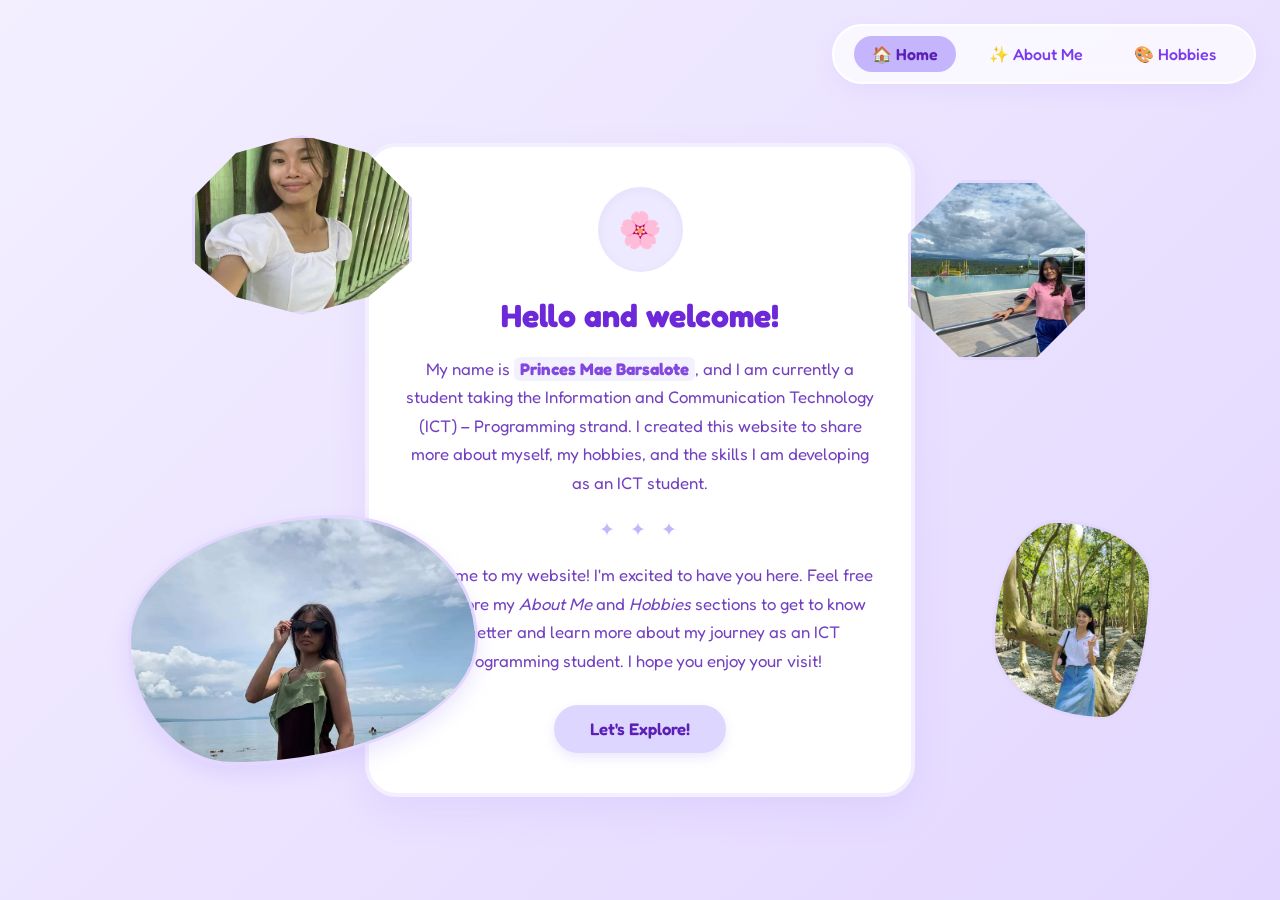
<file: index.html>
<!DOCTYPE html>
<html lang="en">
<head>
    <meta charset="UTF-8">
    <meta name="viewport" content="width=device-width, initial-scale=1.0">
    <title>PRINCESS WEBSITE</title>
    <link rel="stylesheet" href="style.css">
    <link href="https://fonts.googleapis.com/css2?family=Fredoka:wght@300..700&display=swap" rel="stylesheet">
</head>
<body>

    <nav class="navbar">
        <a href="index.html" class="nav-link active">🏠 Home</a>
        <a href="about me.html" class="nav-link">✨ About Me</a>
        <a href="hobbies.html" class="nav-link">🎨 Hobbies</a>
    </nav>
<div class="card">
        <div class="card-image">🌸</div>
        
        <h1 class="card-title">Hello and welcome!</h1>
        
        <p class="card-text">
            My name is <strong>Princes Mae Barsalote</strong>, and I am currently a student taking the Information and Communication Technology (ICT) – Programming strand. I created this website to share more about myself, my hobbies, and the skills I am developing as an ICT student.
        </p>
        
        <div class="divider">✦ ✦ ✦</div>
        
        <p class="card-text">
            Welcome to my website! I'm excited to have you here. Feel free to explore my <em>About Me</em> and <em>Hobbies</em> sections to get to know me better and learn more about my journey as an ICT Programming student. I hope you enjoy your visit!
        </p>
        
        <button class="card-btn">Let's Explore!</button>

        <div class="image-gallery">
        
        <div class="image-wrapper main-shape">
            <img src="Pics/N.jfif" alt="Website Screenshot">	
        </div>

        <!-- 3 other random cute shapes - Replace the src with your own picture filenames -->
        <div class="image-wrapper shape-1">
            <img src="Pics/R.jpg" alt="My Photo 2">
        </div>
        <div class="image-wrapper shape-2">
            <img src="Pics/S.jpg" alt="My Photo 3">
           
        </div>
        <div class="image-wrapper shape-3">
            <img src="Pics/u.jpg" alt="My Photo 4">
        </div>
    </div>

  




</body>
</html>
























</html>
</file>
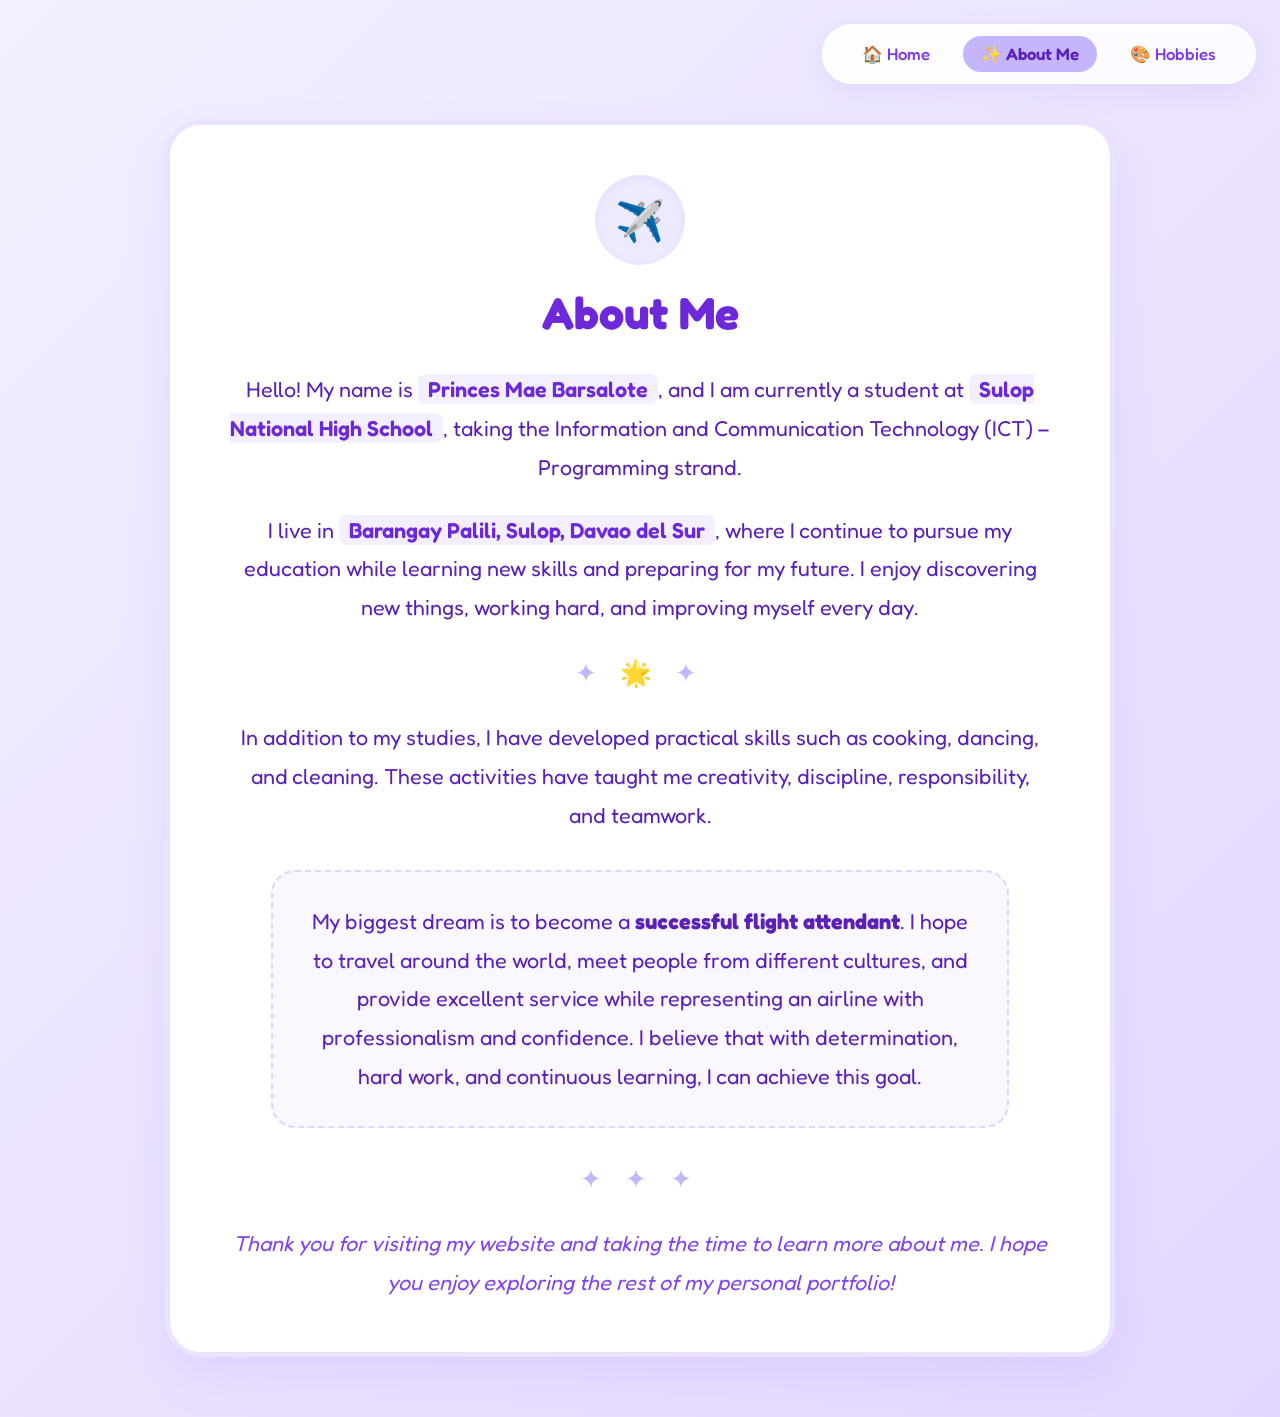
<file: about me.html>
<!DOCTYPE html>
<html lang="en">
<head>
    <meta charset="UTF-8">
    <meta name="viewport" content="width=device-width, initial-scale=1.0">
    <title>About Me - Princes</title>
    <link rel="stylesheet" href="style.css">
    <link rel="stylesheet" type="text/css" href="design.css">
    <link href="https://fonts.googleapis.com/css2?family=Fredoka:wght@400;600;700&display=swap" rel="stylesheet">
</head>
<body>

    <!-- Cute Top-Right Navigation Bar -->
    <nav class="navbar">
        <a href="index.html" class="nav-link">🏠 Home</a>
        <a href="about me.html" class="nav-link active">✨ About Me</a>
        <a href="hobbies.html" class="nav-link">🎨 Hobbies</a>
    </nav>

    <!-- The Big, Wide White Box Container -->
    <div class="main-white-box">
        
        <div class="box-icon">✈️</div>
        
        <h1 class="box-main-title">About Me</h1>
        
        <p class="large-text">
            Hello! My name is <span class="highlight">Princes Mae Barsalote</span>, and I am currently a student at <span class="highlight">Sulop National High School</span>, taking the Information and Communication Technology (ICT) – Programming strand.
        </p>
        
        <p class="large-text">
            I live in <span class="highlight">Barangay Palili, Sulop, Davao del Sur</span>, where I continue to pursue my education while learning new skills and preparing for my future. I enjoy discovering new things, working hard, and improving myself every day.
        </p>
        
        <div class="cute-divider">✦ 🌟 ✦</div>
        
        <p class="large-text">
            In addition to my studies, I have developed practical skills such as cooking, dancing, and cleaning. These activities have taught me creativity, discipline, responsibility, and teamwork.
        </p>
        
        <div class="dream-bubble">
            <p class="large-text">
                My biggest dream is to become a <strong>successful flight attendant</strong>. I hope to travel around the world, meet people from different cultures, and provide excellent service while representing an airline with professionalism and confidence. I believe that with determination, hard work, and continuous learning, I can achieve this goal.
            </p>
        </div>
        
        <div class="cute-divider">✦ ✦ ✦</div>
        
        <p class="large-text closing-message">
            Thank you for visiting my website and taking the time to learn more about me. I hope you enjoy exploring the rest of my personal portfolio!
        </p>
        
    </div>

</body>
</html>
</file>
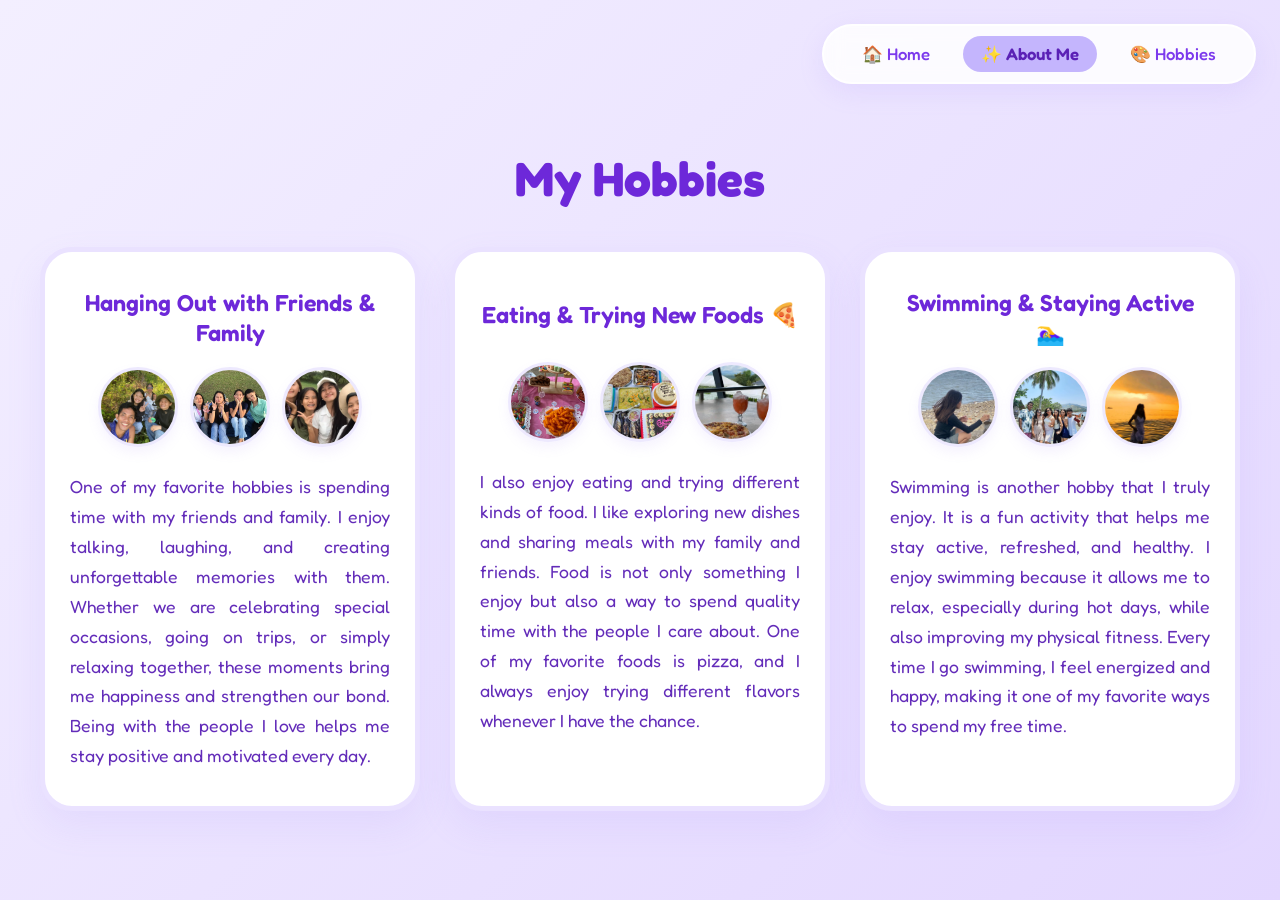
<file: hobbies.html>
<!DOCTYPE html>
<html lang="en">
<head>
    <meta charset="UTF-8">
    <meta name="viewport" content="width=device-width, initial-scale=1.0">
    <title>Hobbies - Princes</title>
    <link rel="stylesheet" href="style.css">
    <link rel="stylesheet" type="text/css" href="styling.css">
    <link href="https://fonts.googleapis.com/css2?family=Fredoka:wght@400;600;700&display=swap" rel="stylesheet">
</head>
<body>

    <!-- Cute Top-Right Navigation Bar -->
    <nav class="navbar">
        <a href="index.html" class="nav-link">🏠 Home</a>
        <a href="about me.html" class="nav-link active">✨ About Me</a>
        <a href="hobbies.html" class="nav-link">🎨 Hobbies</a>
    </nav>
<div class="hobbies-container">
        
        <h1 class="hobbies-main-title">My Hobbies</h1>
        
        <div class="hobbies-grid">
            
            <!-- --- HOBBY 1: HANGING OUT --- -->
            <div class="hobby-box">
                <h2 class="hobby-title">Hanging Out with Friends & Family</h2>
                
                <!-- Row of 3 Cute Circle Pictures -->
                <div class="image-circle-row">
                    <div class="circle-pic"><img src="Pics/friend.jpg" alt="Family/Friends 1"></div>
                    <div class="circle-pic"><img src="Pics/2.jfif" alt="Family/Friends 2"></div>
                    <div class="circle-pic"><img src="Pics/Friends.jfif" alt="Family/Friends 3"></div>
                    
                </div>

                <p class="hobby-text">
                    One of my favorite hobbies is spending time with my friends and family. I enjoy talking, laughing, and creating unforgettable memories with them. Whether we are celebrating special occasions, going on trips, or simply relaxing together, these moments bring me happiness and strengthen our bond. Being with the people I love helps me stay positive and motivated every day.
                </p>
            </div>

            <!-- --- HOBBY 2: EATING --- -->
            <div class="hobby-box">
                <h2 class="hobby-title">Eating & Trying New Foods 🍕</h2>
                
                <!-- Row of 3 Cute Circle Pictures -->
                <div class="image-circle-row">
                    <div class="circle-pic"><img src="pic/1.jfif" alt="Food 1"></div>
                    <div class="circle-pic"><img src="pic/2.jpg" alt="Food 2"></div>
                    <div class="circle-pic"><img src="pic/3.jfif" alt="Food 3"></div>
                </div>

                <p class="hobby-text">
                    I also enjoy eating and trying different kinds of food. I like exploring new dishes and sharing meals with my family and friends. Food is not only something I enjoy but also a way to spend quality time with the people I care about. One of my favorite foods is pizza, and I always enjoy trying different flavors whenever I have the chance.
                </p>
            </div>

            <!-- --- HOBBY 3: SWIMMING --- -->
            <div class="hobby-box">
                <h2 class="hobby-title">Swimming & Staying Active 🏊‍♀️</h2>
                
                <!-- Row of 3 Cute Circle Pictures -->
                <div class="image-circle-row">
                    <div class="circle-pic"><img src="pic/swimming 3.jpg" alt="Swimming 1"></div>
                    <div class="circle-pic"><img src="pic/swimming 2.jpg" alt="Swimming 2"></div>
                    <div class="circle-pic"><img src="pic/swimming 1.jfif" alt="Swimming 3"></div>
                </div>

                <p class="hobby-text">
                    Swimming is another hobby that I truly enjoy. It is a fun activity that helps me stay active, refreshed, and healthy. I enjoy swimming because it allows me to relax, especially during hot days, while also improving my physical fitness. Every time I go swimming, I feel energized and happy, making it one of my favorite ways to spend my free time.
                </p>
            </div>

        </div>
        
    </div>





</body>
</html>
</file>
<file: style.css>
/* Reset and Base Styles */
* {
    box-sizing: border-box;
    margin: 0;
    padding: 0;
}

body {
    /* Soft lavender gradient background */
    background: linear-gradient(135deg, #f3efff 0%, #e3d7ff 100%);
    font-family: 'Fredoka', sans-serif;
    display: flex;
    justify-content: center;
    align-items: center;
    min-height: 100vh;
}

/* The Cute Card Container */
.card {
    background: #ffffff;
    padding: 30px;
    border-radius: 24px;
    width: 320px;
    text-align: center;
    /* Soft, dreamy shadow */
    box-shadow: 0 10px 25px rgba(167, 139, 250, 0.15);
    border: 4px solid #f3efff;
    transition: transform 0.3s ease;
}

.card:hover {
    transform: translateY(-5px);
}

/* Cute Icon/Image Placeholder */
.card-image {
    background-color: #ede9fe;
    width: 80px;
    height: 80px;
    border-radius: 50%;
    margin: 0 auto 20px;
    display: flex;
    justify-content: center;
    align-items: center;
    font-size: 2rem;
}

/* Typography */
.card-title {
    color: #6d28d9; /* Deep lavender/purple */
    font-size: 1.6rem;
    margin-bottom: 12px;
    font-weight: 600;
}

.card-text {
    color: #7c3aed; /* Medium lavender */
    font-size: 0.95rem;
    line-height: 1.5;
    margin-bottom: 24px;
    opacity: 0.8;
}

/* Pastel Button */
.card-btn {
    background-color: #ddd6fe; /* Beautiful light lavender */
    color: #5b21b6;
    border: none;
    padding: 12px 28px;
    font-family: 'Fredoka', sans-serif;
    font-size: 1rem;
    font-weight: 600;
    border-radius: 50px;
    cursor: pointer;
    box-shadow: 0 4px 10px rgba(167, 139, 250, 0.2);
    transition: all 0.2s ease;
}

.card-btn:hover {
    background-color: #c4b5fd; /* Slightly darker purple on hover */
    box-shadow: 0 6px 15px rgba(167, 139, 250, 0.3);
    transform: scale(1.03);
}

.card-btn:active {
    transform: scale(0.98);
}

/* Reset and Base Styles */
* {
    box-sizing: border-box;
    margin: 0;
    padding: 0;
}

body {
    background: linear-gradient(135deg, #f3efff 0%, #e3d7ff 100%);
    font-family: 'Fredoka', sans-serif;
    display: flex;
    flex-direction: column; /* Stack navbar and card vertically */
    align-items: center;
    justify-content: center;
    min-height: 100vh;
    padding: 20px;
}

/* --- Cute Navigation Bar Styles --- */
.navbar {
    background: rgba(255, 255, 255, 0.7); /* Semi-transparent white */
    backdrop-filter: blur(10px); /* Soft glassmorphism effect */
    padding: 10px 20px;
    border-radius: 50px; /* Super rounded pill shape */
    display: flex;
    gap: 15px;
    margin-bottom: 40px; /* Space between nav and card */
    box-shadow: 0 8px 20px rgba(167, 139, 250, 0.1);
    border: 2px solid #ffffff;
}

.nav-link {
    text-decoration: none;
    color: #7c3aed; /* Medium lavender */
    font-weight: 500;
    font-size: 1rem;
    padding: 8px 18px;
    border-radius: 20px;
    transition: all 0.2s ease-in-out;
}

/* Hover effect: background turns pastel purple and pops up */
.nav-link:hover {
    background-color: #ddd6fe; /* Perfect button lavender */
    color: #5b21b6; /* Deep purple */
    transform: translateY(-2px);
}

/* Active page style (shows which page you are currently on) */
.nav-link.active {
    background-color: #c4b5fd;
    color: #5b21b6;
    font-weight: 600;
}

/* --- Card Styles (Kept from before) --- */
.card {
    background: #ffffff;
    padding: 30px;
    border-radius: 24px;
    width: 320px;
    text-align: center;
    box-shadow: 0 10px 25px rgba(167, 139, 250, 0.15);
    border: 4px solid #f3efff;
    transition: transform 0.3s ease;
}

.card:hover {
    transform: translateY(-5px);
}

.card-image {
    background-color: #ede9fe;
    width: 80px;
    height: 80px;
    border-radius: 50%;
    margin: 0 auto 20px;
    display: flex;
    justify-content: center;
    align-items: center;
    font-size: 2rem;
}

.card-title {
    color: #6d28d9;
    font-size: 1.6rem;
    margin-bottom: 12px;
    font-weight: 600;
}

.card-text {
    color: #7c3aed;
    font-size: 0.95rem;
    line-height: 1.5;
    margin-bottom: 24px;
    opacity: 0.8;
}

.card-btn {
    background-color: #ddd6fe;
    color: #5b21b6;
    border: none;
    padding: 12px 28px;
    font-family: 'Fredoka', sans-serif;
    font-size: 1rem;
    font-weight: 600;
    border-radius: 50px;
    cursor: pointer;
    box-shadow: 0 4px 10px rgba(167, 139, 250, 0.2);
    transition: all 0.2s ease;
}

.card-btn:hover {
    background-color: #c4b5fd;
    box-shadow: 0 6px 15px rgba(167, 139, 250, 0.3);
    transform: scale(1.03);
}
body {
    background: linear-gradient(135deg, #f3efff 0%, #e3d7ff 100%);
    font-family: 'Fredoka', sans-serif;
    display: flex;
    align-items: center;
    justify-content: center;
    min-height: 100vh;
    padding: 20px;
    position: relative; /* Allows absolute positioning relative to the screen */
}

/* --- Cute Navigation Bar (Moved to Top Right) --- */
.navbar {
    position: absolute; /* Positions it relative to the screen */
    top: 24px;          /* Distance from the top */
    right: 24px;        /* Distance from the right */
    
    background: rgba(255, 255, 255, 0.7); 
    backdrop-filter: blur(10px); 
    padding: 10px 20px;
    border-radius: 50px; 
    display: flex;
    gap: 15px;
    box-shadow: 0 8px 20px rgba(167, 139, 250, 0.1);
    border: 2px solid #ffffff;
    z-index: 100;       /* Makes sure it sits on top of everything else */
}

/* Reset and Base Styles */
* {
    box-sizing: border-box;
    margin: 0;
    padding: 0;
}

body {
    background: linear-gradient(135deg, #f3efff 0%, #e3d7ff 100%);
    font-family: 'Fredoka', sans-serif;
    display: flex;
    align-items: center;
    justify-content: center;
    min-height: 100vh;
    padding: 40px 20px;
    position: relative;
}

/* --- Cute Navigation Bar (Top Right) --- */
.navbar {
    position: absolute;
    top: 24px;
    right: 24px;
    background: rgba(255, 255, 255, 0.7); 
    backdrop-filter: blur(10px); 
    padding: 10px 20px;
    border-radius: 50px; 
    display: flex;
    gap: 15px;
    box-shadow: 0 8px 20px rgba(167, 139, 250, 0.1);
    border: 2px solid #ffffff;
    z-index: 100;
}

.nav-link {
    text-decoration: none;
    color: #7c3aed;
    font-weight: 500;
    font-size: 1rem;
    padding: 8px 18px;
    border-radius: 20px;
    transition: all 0.2s ease-in-out;
}

.nav-link:hover {
    background-color: #ddd6fe;
    color: #5b21b6;
    transform: translateY(-2px);
}

.nav-link.active {
    background-color: #c4b5fd;
    color: #5b21b6;
    font-weight: 600;
}

/* --- Centered Cute Card Container --- */
.card {
    background: #ffffff;
    padding: 40px 35px;
    border-radius: 32px;
    width: 100%;
    max-width: 550px; /* Widened slightly so your text looks elegant */
    text-align: center; /* Perfectly centers all internal text */
    box-shadow: 0 15px 35px rgba(167, 139, 250, 0.15);
    border: 4px solid #f3efff;
    transition: transform 0.3s ease;
    margin-top: 40px; /* Ensures space below navbar on smaller screens */
}

.card:hover {
    transform: translateY(-5px);
}

/* Cute Icon/Avatar Placeholder */
.card-image {
    background-color: #ede9fe;
    width: 85px;
    height: 85px;
    border-radius: 50%;
    margin: 0 auto 24px;
    display: flex;
    justify-content: center;
    align-items: center;
    font-size: 2.2rem;
    box-shadow: inset 0 2px 8px rgba(167, 139, 250, 0.1);
}

/* Headings */
.card-title {
    color: #6d28d9;
    font-size: 2rem;
    margin-bottom: 20px;
    font-weight: 700;
}

/* Text Formatting */
.card-text {
    color: #5b21b6;
    font-size: 1.05rem;
    line-height: 1.7; /* Makes reading comfortable */
    margin-bottom: 0px;
    opacity: 0.85;
}

.card-text strong {
    color: #6d28d9;
    background-color: #f3efff;
    padding: 2px 6px;
    border-radius: 6px;
}

/* Cute sparkly divider between paragraphs */
.divider {
    color: #c4b5fd;
    font-size: 1.2rem;
    margin: 20px 0;
    letter-spacing: 5px;
}

/* Pastel Button */
.card-btn {
    background-color: #ddd6fe;
    color: #5b21b6;
    border: none;
    padding: 14px 36px;
    font-family: 'Fredoka', sans-serif;
    font-size: 1.05rem;
    font-weight: 600;
    border-radius: 50px;
    cursor: pointer;
    box-shadow: 0 5px 12px rgba(167, 139, 250, 0.2);
    transition: all 0.2s ease;
    margin-top: 30px;
}

.card-btn:hover {
    background-color: #c4b5fd;
    box-shadow: 0 8px 18px rgba(167, 139, 250, 0.3);
    transform: scale(1.03);
}

.card-btn:active {
    transform: scale(0.98);
}

PICTURE

/* Parent Container: We need this for proper positioning over the body */
.image-gallery {
    position: absolute;
    top: 0;
    left: 0;
    width: 100%;
    height: 100%;
    z-index: 10; /* Lower than the card, but over the gradient */
    pointer-events: none; /* Allows clicks to go "through" to the card text */
}

/* Base style for all floating image containers */
.image-wrapper {
    position: absolute;
    display: flex;
    justify-content: center;
    align-items: center;
    overflow: hidden; /* Clips the image to the shape */
    transition: transform 0.4s ease; /* Adds hover effect */
    border: 3px solid #e3d7ff; /* Cute soft border to match */
    pointer-events: auto; /* Re-enables clicking on the images themselves */
}

.image-wrapper:hover {
    transform: scale(1.05) translateY(-5px);
}

/* Common style for img elements */
.image-wrapper img {
    width: 100%;
    height: 100%;
    object-fit: cover; /* Ensures image fills the shape properly */
}

/* --- THE MAIN SHAPE --- */
/* This shape is the biggest and will contain "Screenshot (9).jpg" */
.main-shape {
    width: 350px;
    height: 250px;
    left: 10%;
    bottom: 15%;
    border-radius: 60% 40% 70% 30% / 50% 50% 50% 50%; /* Main wavy blob */
    box-shadow: 0 10px 20px rgba(167, 139, 250, 0.2);
}

/* --- THE 3 RANDOM SHAPES --- */

/* Small random blob 1 */
.shape-1 {
    width: 180px;
    height: 180px;
    right: 15%;
    top: 20%;
    /* Random squiggly blob */
    clip-path: polygon(30% 0%, 70% 0%, 100% 30%, 100% 70%, 70% 100%, 30% 100%, 0% 70%, 0% 30%); 
}

/* Oval/blob 2 */
.shape-2 {
    width: 220px;
    height: 180px;
    left: 15%;
    top: 15%;
    /* Cute asymmetrical oval-ish blob */
    clip-path: polygon(50% 0%, 80% 10%, 100% 35%, 100% 70%, 80% 90%, 50% 100%, 20% 90%, 0% 70%, 0% 35%, 20% 10%);
}


.shape-3 {
    width: 160px;
    height: 200px;
    right: 10%;
    bottom: 20%;
    /* Wavy asymmetrical organic blob */
    border-radius: 40% 60% 30% 70% / 60% 30% 70% 40%;
}
</file>
<file: design.css>
/* --- Global Style Reset --- */
* {
    box-sizing: border-box;
    margin: 0;
    padding: 0;
}

body {
    background: linear-gradient(135deg, #f3efff 0%, #e3d7ff 100%);
    font-family: 'Fredoka', sans-serif;
    display: flex;
    align-items: center;
    justify-content: center;
    min-height: 100vh;
    padding: 120px 24px 60px 24px; /* Space on top to clear the navigation bar */
}

/* --- Navigation Bar Layout (Top Right Corner) --- */
.navbar {
    position: absolute;
    top: 24px;
    right: 24px;
    background: rgba(255, 255, 255, 0.85); 
    backdrop-filter: blur(10px); 
    padding: 10px 20px;
    border-radius: 50px; 
    display: flex;
    gap: 15px;
    box-shadow: 0 8px 24px rgba(167, 139, 250, 0.15);
    border: 2px solid #ffffff;
    z-index: 100;
}

.nav-link {
    text-decoration: none;
    color: #7c3aed;
    font-weight: 500;
    font-size: 1.05rem;
    padding: 8px 18px;
    border-radius: 20px;
    transition: all 0.2s ease-in-out;
}

.nav-link:hover {
    background-color: #ddd6fe;
    color: #5b21b6;
    transform: translateY(-2px);
}

.nav-link.active {
    background-color: #c4b5fd;
    color: #5b21b6;
    font-weight: 600;
}

/* --- Brand New Wide "Fat" White Box --- */
.main-white-box {
    background-color: #ffffff !important; /* Explicitly forces the white background */
    width: 100%;
    max-width: 950px; /* Widens the block to turn it into a spacious horizontal box */
    padding: 50px 60px;
    border-radius: 36px;
    border: 5px solid #eae2ff; /* Soft pastel border ring */
    box-shadow: 0 20px 40px rgba(167, 139, 250, 0.15);
    text-align: center;
}

/* Cute Emoji Header Circle */
.box-icon {
    background-color: #ede9fe;
    width: 90px;
    height: 90px;
    border-radius: 50%;
    margin: 0 auto 20px;
    display: flex;
    justify-content: center;
    align-items: center;
    font-size: 2.5rem;
    box-shadow: inset 0 2px 8px rgba(167, 139, 250, 0.1);
}

/* Header Text Style */
.box-main-title {
    color: #6d28d9;
    font-size: 2.8rem; /* Big, bold and adorable */
    margin-bottom: 30px;
    font-weight: 700;
}

/* Large and Readable Core Text Block */
.large-text {
    color: #5b21b6;
    font-size: 1.35rem; /* Upgraded text size so it is easy to view */
    line-height: 1.8;
    margin-bottom: 24px;
}

/* Highlighting Specific Key Words */
.highlight {
    color: #6d28d9;
    background-color: #f3efff;
    padding: 2px 10px;
    border-radius: 8px;
    font-weight: 600;
}

/* Special Highlighting for the Flight Attendant Goal */
.dream-bubble {
    background-color: #faf7ff;
    padding: 30px;
    border-radius: 24px;
    border: 2px dashed #ddd6fe;
    margin: 35px auto;
    max-width: 90%;
}

.dream-bubble .large-text {
    margin-bottom: 0; /* Clears inner gap inside the dashed box */
}

/* Decorative Sparkle Dividers */
.cute-divider {
    color: #c4b5fd;
    font-size: 1.6rem;
    margin: 30px 0;
    letter-spacing: 8px;
}

/* Bottom Closing Text Alignment */
.closing-message {
    font-style: italic;
    color: #7c3aed;
    opacity: 0.95;
    margin-bottom: 0;
}
</file>
<file: styling.css>
/* --- Global Style Reset --- */
* {
    box-sizing: border-box;
    margin: 0;
    padding: 0;
}

body {
    background: linear-gradient(135deg, #f3efff 0%, #e3d7ff 100%);
    font-family: 'Fredoka', sans-serif;
    display: flex;
    align-items: center;
    justify-content: center;
    min-height: 100vh;
    padding: 120px 24px 60px 24px; /* Room for fixed top navbar */
}

/* --- Navigation Bar Layout (Top Right Corner) --- */
.navbar {
    position: absolute;
    top: 24px;
    right: 24px;
    background: rgba(255, 255, 255, 0.85); 
    backdrop-filter: blur(10px); 
    padding: 10px 20px;
    border-radius: 50px; 
    display: flex;
    gap: 15px;
    box-shadow: 0 8px 24px rgba(167, 139, 250, 0.15);
    border: 2px solid #ffffff;
    z-index: 100;
}

.nav-link {
    text-decoration: none;
    color: #7c3aed;
    font-weight: 500;
    font-size: 1.05rem;
    padding: 8px 18px;
    border-radius: 20px;
    transition: all 0.2s ease-in-out;
}

.nav-link:hover {
    background-color: #ddd6fe;
    color: #5b21b6;
    transform: translateY(-2px);
}

.nav-link.active {
    background-color: #c4b5fd;
    color: #5b21b6;
    font-weight: 600;
}

/* --- Hobbies Page Custom Grid Layout --- */
.hobbies-container {
    width: 100%;
    max-width: 1200px;
    text-align: center;
}

.hobbies-main-title {
    color: #6d28d9;
    font-size: 3rem;
    margin-bottom: 40px;
    font-weight: 700;
}

/* Three wide column layouts */
.hobbies-grid {
    display: grid;
    grid-template-columns: repeat(auto-fit, minmax(340px, 1fr));
    gap: 30px;
    width: 100%;
}

/* White Box Card Base */
.hobby-box {
    background-color: #ffffff;
    padding: 35px 25px;
    border-radius: 32px;
    border: 5px solid #eae2ff;
    box-shadow: 0 15px 35px rgba(167, 139, 250, 0.12);
    transition: transform 0.3s ease;
    display: flex;
    flex-direction: column;
    align-items: center;
}

.hobby-box:hover {
    transform: translateY(-8px);
}

.hobby-title {
    color: #6d28d9;
    font-size: 1.45rem;
    margin-bottom: 20px;
    font-weight: 600;
    line-height: 1.3;
    min-height: 55px; /* Keeps the titles aligned nicely */
    display: flex;
    align-items: center;
}

/* --- Row Arrangement For 3 Circles --- */
.image-circle-row {
    display: flex;
    justify-content: center;
    gap: 12px;
    margin-bottom: 25px;
    width: 100%;
}

/* Individual Picture Circle Settings */
.circle-pic {
    width: 80px;
    height: 80px;
    border-radius: 50%;
    overflow: hidden;
    border: 3px solid #ede9fe;
    background-color: #f3efff; /* Light background placeholder */
    box-shadow: 0 6px 12px rgba(167, 139, 250, 0.1);
    transition: transform 0.2s ease;
}

.circle-pic:hover {
    transform: scale(1.1);
}

.circle-pic img {
    width: 100%;
    height: 100%;
    object-fit: cover;
}

/* Body text settings inside the box */
.hobby-text {
    color: #5b21b6;
    font-size: 1.1rem;
    line-height: 1.7;
    opacity: 0.95;
    text-align: justify; /* Keeps block paragraph format look super clean */
}
</file>
